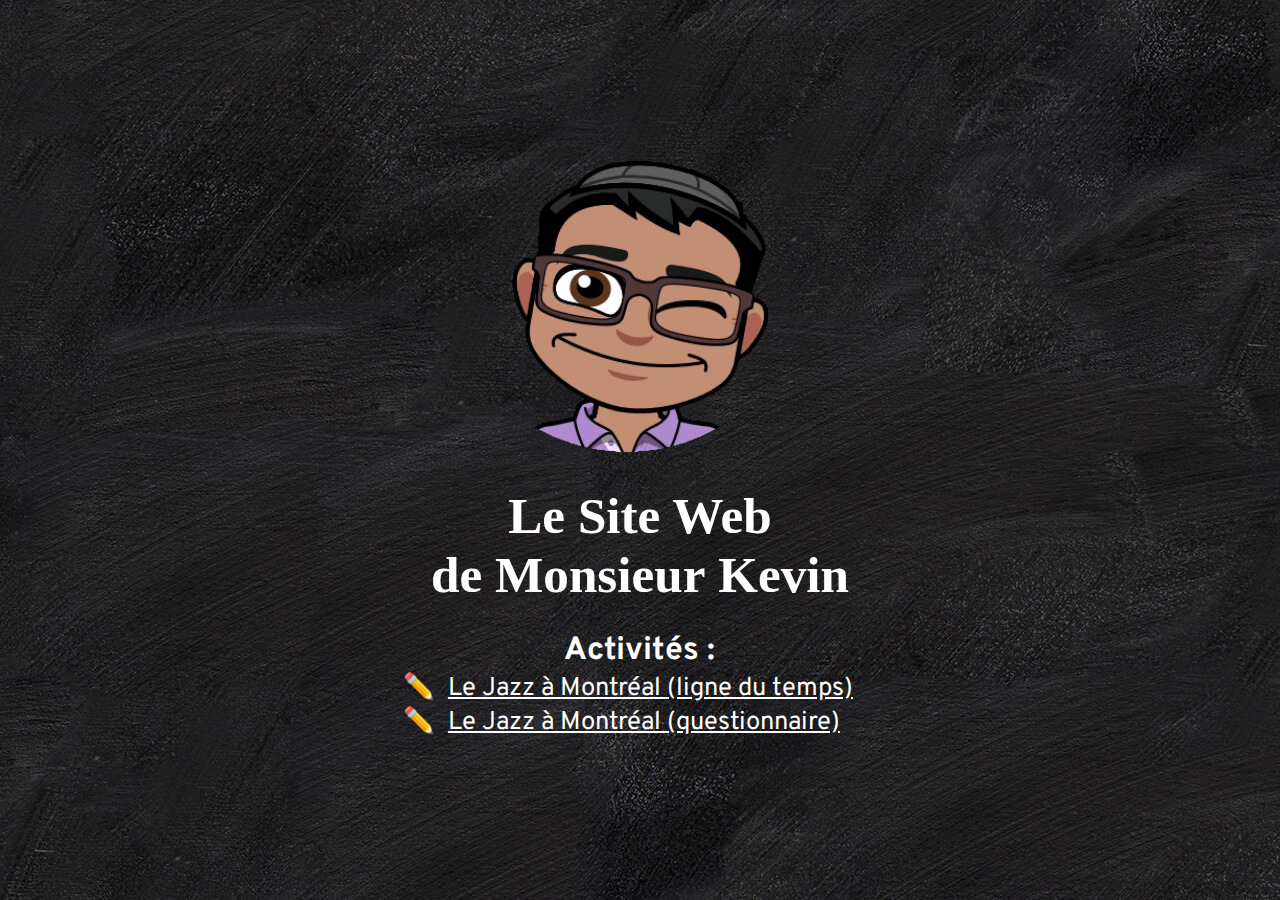
<file: index.html>
<!DOCTYPE html>
<html lang="en">
<head>
    <meta charset="UTF-8">
    <meta name="viewport" content="width=device-width, initial-scale=1.0">
    <meta http-equiv="X-UA-Compatible" content="ie=edge">
    <title>✏️ Monsieur Kevin ✏️</title>
    <link href="https://fonts.googleapis.com/css?family=Overpass|Permanent+Marker" rel="stylesheet">
    <link rel="stylesheet" href="style.css">
    <link rel="apple-touch-icon" href="apple-touch-icon.png">
</head>
<body>
    <div id="titre">
        <img id="kevinmoji" src="kevinmoji.png">
        <h1>Le Site Web<br>de Monsieur&nbsp;Kevin</h1>
    </div>
    <div id="contenu">
        <h2>Activités&nbsp;:</h2>
        <ul>
            <li><a href="lignedutemps/index.html">Le Jazz à Montréal (ligne du temps)</a></li>
            <li><a href="https://goo.gl/forms/DcEOgHGU83Srn4652">Le Jazz à Montréal (questionnaire)</a></li>
        </ul>
    </div>
</body>
</html>
</file>
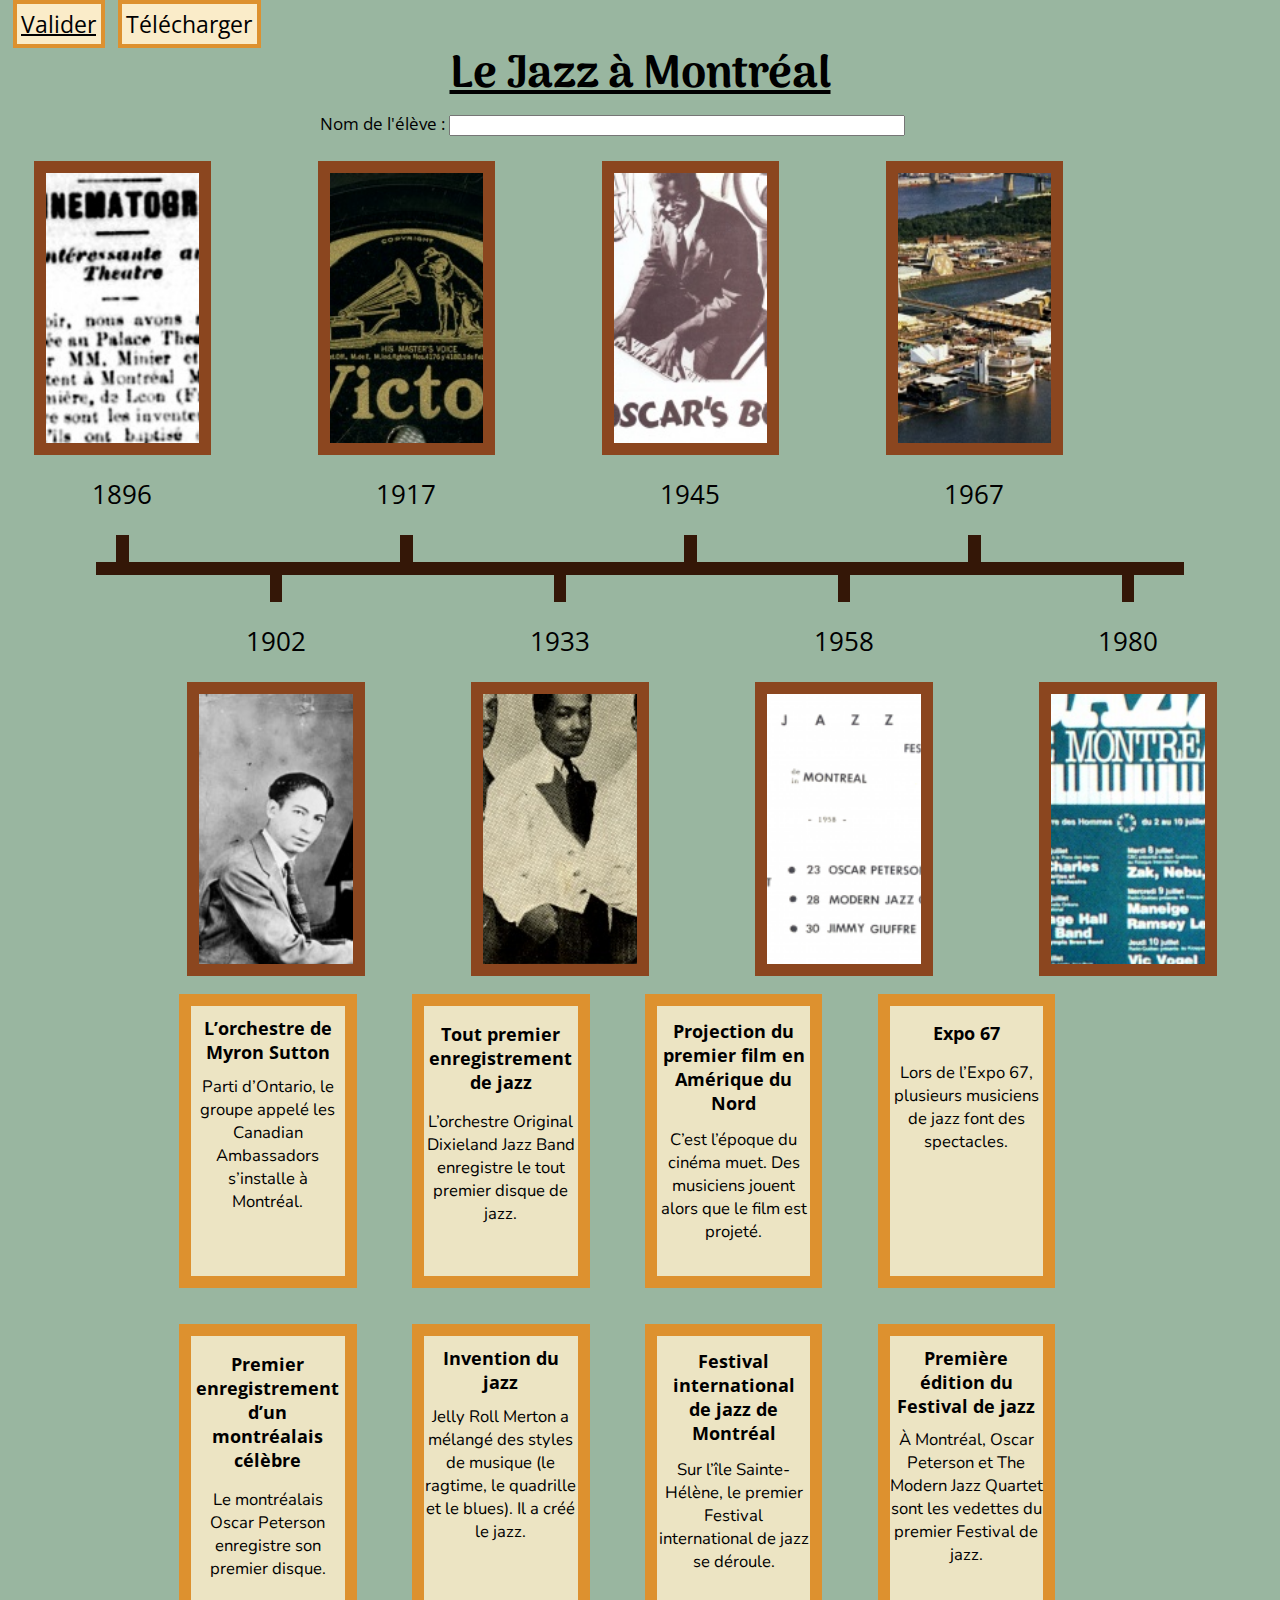
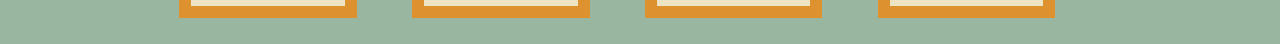
<file: lignedutemps/index.html>
<!DOCTYPE html>
<!-- Copyright 2017 Kevin F.S. avec un peu d'aide de sa meilleure moitié -->
<!-- Ce projet peut contenir de brefs extraits de code qui proviennent à notre connaissance du domaine public -->
<html lang="fr">
    <head>
        <title>🎺 Jazz à Montréal 🎺</title>
        <meta charset="UTF-8">
        <meta name="viewport" content="width=device-width, initial-scale=1">
        <link href="https://fonts.googleapis.com/css?family=Arima+Madurai:700|Nunito|Open+Sans" rel="stylesheet">
        <link href="style.css" rel="stylesheet">
        <link rel="apple-touch-icon" href="apple-touch-icon.png"> <!-- icône pour iOS -->
        <script src="jquery-3.2.1.min.js"></script>
        <script src="jquery-ui.min.js"></script> <!-- implémente les éléments coulissants -->
        <script src="jquery.ui.touch-punch.min.js"></script>  <!-- support pour les écrans tactiles -->
        <script src="html2canvas.min.js"></script> <!-- implémente des captures d'écran -->
        <script>
            $( function() {
                // définit une classe d'éléments coulissants
                $( ".evenement" ).draggable({
                    // aimanté à l'intérieur des cases vides
                    snap: ".cible",
                    snapMode: "inner",
                    // restreint à l'espace de travail
                    containment: "#travail",
                    // fixe la position des éléments coulissants par rapport au hublot
                    // pour éviter qu'ils ne se promènent "tout seuls" si le hublot est redimensionné
                    stop: function(e, ui) {
                        var w = Math.max(document.documentElement.clientWidth, window.innerWidth || 0); // largeur du hublot en px = 100vw
                        var h = Math.max(document.documentElement.clientHeight, window.innerHeight || 0); // hauteur du hublot en px = 100vh
                        var x = ui.position.left / w * 100;
                        ui.helper.css('left', x + 'vw');
                        var y = ui.position.top / h * 100;
                        ui.helper.css('top', y + 'vh');
                    } 
                });
            } );
        </script>
    </head>
    <body>

        <a class="lien" href="#" id="sauvegarder">Valider</a> <!-- capture l'écran dans un canvas invisible-->
        <a class="lien" id="telecharger" target="resultat">Télécharger</a> <!-- enregistre le canvas précédent dans une image PNG-->

        <script>
            document.getElementById('sauvegarder').addEventListener('click', function() {
                
                var correct = 0; // compteur des réponses justes
                for (var i = 1; i <= 8; i++) {
                    e = document.getElementById("e" + i).getBoundingClientRect();
                    c = document.getElementById("c" + i).getBoundingClientRect();
                    // vrai si les éléments et leur cible correspondant se touchent
                    var overlap = !(c.right < e.left || c.left > e.right || c.bottom < e.top || c.top > e.bottom);
                        if (overlap) {
                            correct++;
                        }
                    }
                
                for (var i = 1; i <= 8; i++) {
                    if (correct === 8) {
                    document.getElementById("e" + i).style.border = "1vw solid #72A156"; // tout est bon = bordure verte
                    } else {
                        document.getElementById("e" + i).style.border = "1vw solid #DD912F"; // bordure normale
                    }
                }

                if (correct !== 8) {
                    alert("Oups ! Certaines réponses sont mauvaises !");
                }
                
                html2canvas(document.getElementById("travail")).then(function(canvas) {
                    canvas.setAttribute("id", "canvas"); // pour pouvoir le manipuler plus tard bien qu'il soit invisible
                    canvas.setAttribute("style", "display:none;");
                    // remplace le canvas existant, le cas échéant
                    if (document.getElementById('canvas') === null) {
                        document.body.appendChild(canvas);
                    } else {
                        document.body.replaceChild(canvas, document.getElementById('canvas'));
                    }
                    // enregistre le canvas en PNG sous le nom de l'élève
                    document.getElementById('telecharger').href = document.getElementById("canvas").toDataURL();
                    document.getElementById('telecharger').download = "Travail " + document.getElementById('nom').value + ".png";
                });
            }, false);
        </script>

        <div id="travail"> <!-- le div qui sera capturé par html2canvas -->
        
            <h1><a href="http://jazzpetitebourgognedoc.radio-canada.ca/ligne-du-temps/13" target="_blank">Le Jazz à Montréal</a></h1>
            <!-- ce champ détermine aussi le nom du fichier téléchargé-->
            <div id="eleve">Nom de l'élève&nbsp;:&nbsp;<input id="nom" type="text" name="fullname" maxlength="35"></div>

            <div class="rangee" id="r1"> <!-- 1re rangée de cases vides avec étiquettes d'années -->
                <div class="casevide" style="left: 2vw;">
                    <!-- l'image de fond dépasse de l'élément afin de pouvoir l'aligner à notre goût -->
                    <div class="cible" id="c1" style="background: url('1896.jpg') no-repeat center top/auto 60vh;"></div>
                    <div class="annee">1896</div>
                    <div class="trait"></div> <!-- reliant la case à la ligne du temps -->
                </div>
                <div class="casevide" style="left: 10vw;">
                    <div class="cible" id="c2" style="background: url('1917.jpg') no-repeat center top/auto 60vh;"></div>
                    <div class="annee">1917</div>
                    <div class="trait"></div>
                </div>
                <div class="casevide" style="left: 18vw;">
                    <div class="cible" id="c3" style="background: url('1945.jpg') no-repeat center/auto 60vh;"></div>
                    <div class="annee">1945</div>
                    <div class="trait"></div>
                </div>
                <div class="casevide" style="left: 26vw;">
                    <div class="cible" id="c4" style="background: url('1967.jpg') no-repeat center/auto 60vh;"></div>
                    <div class="annee">1967</div>
                    <div class="trait"></div>
                </div>
            </div>
            
            <div id="ligne"></div>  <!--notre "ligne du temps" qui sépare la page -->

            <div class="rangee" id="r2">  <!-- 2e rangée de cases vides avec étiquettes d'années -->
                <div class="casevide" style="left: 14vw;">
                    <div class="trait"></div>
                    <div class="annee">1902</div>                    
                    <div class="cible" id="c5" style="background: url('1902.jpg') no-repeat left top/auto 60vh;"></div>
                </div>
                <div class="casevide" style="left: 22vw;">
                    <div class="trait"></div>
                    <div class="annee">1933</div>
                    <div class="cible" id="c6" style="background: url('1933.jpg') no-repeat center/auto 60vh;"></div>    
                </div>
                <div class="casevide" style="left: 30vw;">
                    <div class="trait"></div>
                    <div class="annee">1958</div>
                    <div class="cible" id="c7" style="background: url('1958.png') no-repeat center/auto 60vh;"></div>
                </div>
                <div class="casevide" style="left: 38vw;">
                    <div class="trait"></div>
                    <div class="annee">1980</div>
                    <div class="cible" id="c8" style="background: url('1980.jpg') no-repeat center center/auto 60vh;"></div>
                </div>
            </div>

            

            <div class="rangee" id="r3"> <!-- 1re rangée de cases coulissantes avec les réponses -->
                <div class="evenement" id="e6">
                    <div class="tableau">
                        <h3>L’orchestre de Myron Sutton</h3>
                        <p>Parti d’Ontario, le groupe appelé les Canadian Ambassadors s’installe à Montréal.</p>
                    </div>
                </div>
                <div class="evenement" id="e2">
                    <div class="tableau">
                        <h3>Tout premier enregistrement de jazz</h3>
                        <p>L’orchestre Original Dixieland Jazz Band enregistre le tout premier disque de jazz.</p>
                    </div>
                </div>
                <div class="evenement" id="e1">
                    <div class="tableau">
                        <h3>Projection du premier film en Amérique du Nord</h3>
                        <p>C’est l’époque du cinéma muet. Des musiciens jouent alors que le film est projeté.</p>
                    </div>
                </div>
                <div class="evenement" id="e4">
                    <div class="tableau">
                        <h3>Expo 67</h3>
                        <p>Lors de l’Expo 67, plusieurs musiciens de jazz font des spectacles.</p>
                    </div>
                </div>
            </div>
            <div class="rangee" id="r4"> <!-- 2e rangée de cases coulissantes avec les réponses -->
                <div class="evenement" id="e3">
                    <div class="tableau">
                        <h3>Premier enregistrement d’un montréalais célèbre</h3>
                        <p>Le montréalais Oscar Peterson enregistre son premier disque.</p>
                    </div>
                </div>
                
                <div class="evenement" id="e5">
                    <div class="tableau">
                        <h3>Invention du jazz</h3>
                        <p>Jelly Roll Merton a mélangé des styles de musique (le ragtime, le quadrille et le blues). Il a créé le jazz.</p>
                    </div>
                </div>
                <div class="evenement" id="e8">
                    <div class="tableau">
                        <h3>Festival international de jazz de Montréal</h3>
                        <p>Sur l’île Sainte-Hélène, le premier Festival international de jazz se déroule. </p>
                    </div>
                </div>
                <div class="evenement" id="e7">
                    <div class="tableau">
                        <h3>Première édition du Festival de jazz</h3>
                        <p>À Montréal, Oscar Peterson et The Modern Jazz Quartet sont les vedettes du premier Festival de jazz.</p>
                    </div>
                </div>
            </div>
        </div>
    </body>
</html>
</file>
<file: style.css>
* {
    margin: 0;
}

html {
    background-color: #201f21;
    background: url(tableau.jpg);
}

body {
    display: flex;
    align-items: center;
    
    color: #ffffff;
    margin: auto;
    flex-direction: column;
    height: 100vh;
    max-width: 85vw;
    font-family: 'Overpass', sans-serif;
    font-size: 20px;
	font-size: 2vmax;
}

a {
    color: #ffffff;
}

#titre {
    margin-top: auto;
    margin-bottom: 2vmax;
    text-align:center;
}

#contenu {
    margin-bottom: auto;
}

#kevinmoji {
    width: 20vmax;
    margin-bottom: 2vmax;
}

h1 {
    text-align: center;
    font-family: 'Permanent Marker', cursive;
    font-size: 42px;
    font-size: 4vmax;
    line-height: 115%;
}

h2 {
    text-align: center;
    font-size: 28px;
    font-size: 2.5vmax;
}

li {
    list-style-type: none;
}

li:before {
    content: "✏️";
    padding-right: 0.5em;
    margin-left: -2.5em;
}
</file>
<file: lignedutemps/style.css>
/* Copyright 2017 Kevin F.S. avec un peu d'aide de sa meilleure moitié */
/* Ce projet peut contenir de brefs extraits de code qui proviennent à notre connaissance du domaine public */

#travail
{
    /* désactive la sélection (vraisemblablement accidentelle) du texte dans l'espace de travail */
    -webkit-user-select: none; /* Safari */
       -moz-user-select: none; /* Firefox */
        -ms-user-select: none; /* IE/Edge */
            user-select: none; /* Chrome et Opera */
  -webkit-touch-callout: none; /* iOS Safari */
     -khtml-user-select: none; /* Konqueror HTML */
}

body
{
    background-color: #99b6a0;
}

.lien
{
    font-family: 'Open Sans', sans-serif;
    font-size: 2.5vmin;

    margin: .5vh;
    padding: .5vh;

    color: #000;
    border: .5vh solid #dd912f;
    background-color: #faecc9;
}

.evenement,
.casevide
{
    display: inline-block;
}

.evenement
{
    z-index: 2;

    width: 12vw;
    height: 30vh;
    margin: 2vh 2vw;

    text-align: center;
    vertical-align: top;

    border: 1vw solid #dd912f;
    background-color: rgba(250, 236, 201, .85);
}

.evenement .tableau
{
    display: table; /* permet de centrer verticalement le texte dans la case sans se casser la tête */

    width: 100%;
    height: 100%;
}

.evenement h3
{
    display: table-cell;

    vertical-align: middle;
}

.evenement p
{
    display: table-row;

    vertical-align: middle;
}

.casevide
{
    font-family: 'Open Sans', sans-serif;
    font-size: 2vmax;

    position: relative;

    text-align: center;
}

.casevide .annee
{
    margin: 2.5vh 0;
}

h1
{
    font-family: 'Arima Madurai', cursive;
    font-size: 5vmin;

    margin: 0;

    text-align: center;
}

h1 a,
h1 a:visited
{
    color: #000;
}

h3
{
    font-family: 'Open Sans', sans-serif;
    font-size: 2vmin;

    padding-right: .4vh;
    padding-left: .4vh;
}

p
{
    font-family: 'Nunito', sans-serif;
    font-size: 1.85vmin;

    padding-right: .4vh;
    padding-left: .4vh;
}

#nom
{
    width: 35vw;
}

#eleve
{
    font-family: 'Open Sans', sans-serif;
    font-size: 1.9vmin;

    width: 50vw;
    margin: 0 auto 2vh;
}

.cible
{
    z-index: 0;

    width: 12vw;
    height: 30vh;
    margin-top: .75vh;

    text-align: center;

    border: 1vw solid #8b461f;
}

#ligne
{
    width: 85vw;
    height: 1vw;
    margin: 0 auto;

    background-color: #341707;
}

.trait
{
    width: 1vw;
    height: 3vh;
    margin: 0 auto;

    background-color: #341707;
}

#r3,
#r4
{
    width: 76vw;
    margin: auto;
}
</file>
